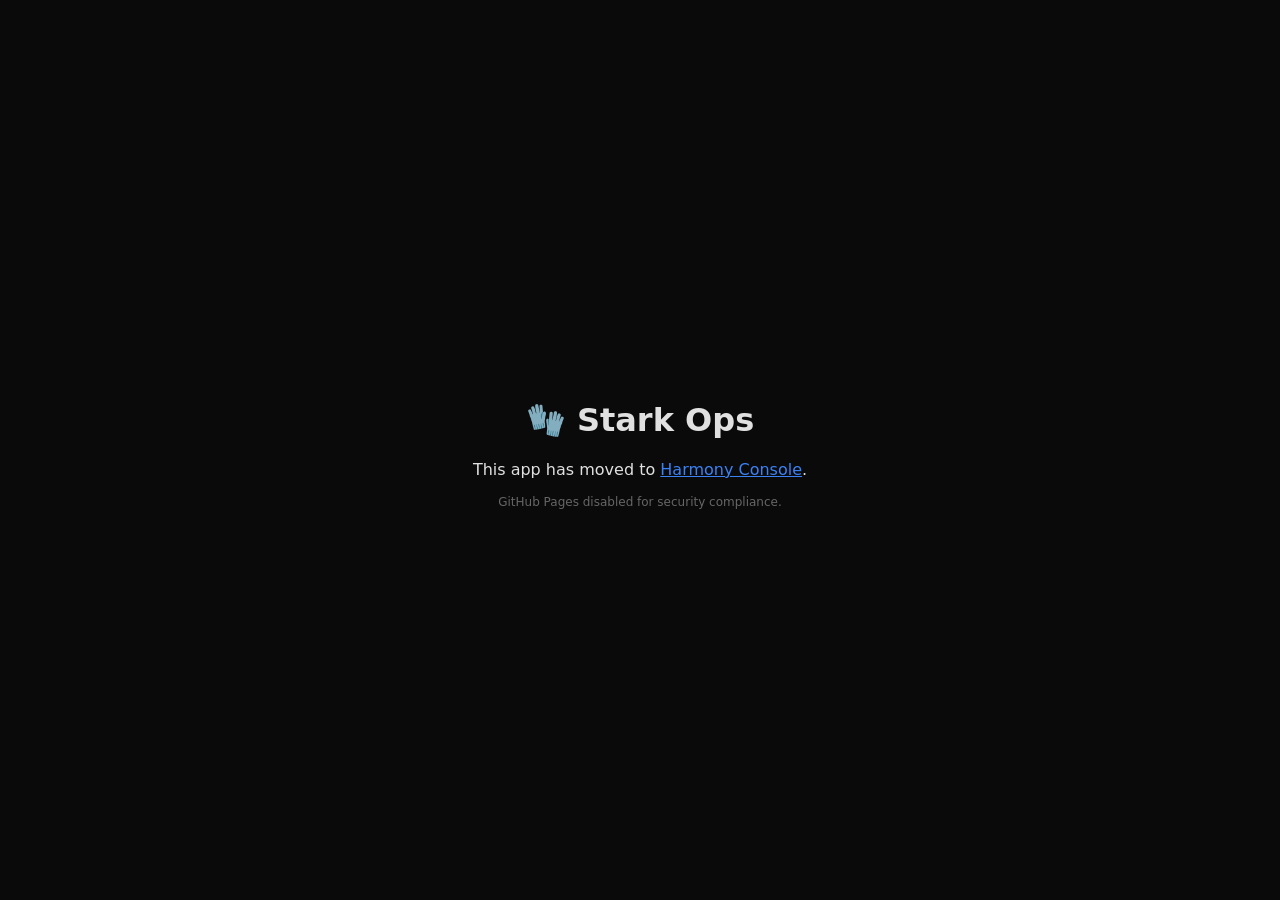
<file: index.html>
<!DOCTYPE html>
<html lang="en">
<head>
  <meta charset="UTF-8">
  <title>Stark Ops — Moved</title>
  <style>body{background:#0a0a0a;color:#e0e0e0;font-family:system-ui;display:flex;align-items:center;justify-content:center;height:100vh;margin:0;text-align:center}a{color:#3b82f6}</style>
</head>
<body>
  <div>
    <h1>🧤 Stark Ops</h1>
    <p>This app has moved to <a href="https://console.harmony.a2z.com/stark-ops">Harmony Console</a>.</p>
    <p style="color:#666;font-size:12px">GitHub Pages disabled for security compliance.</p>
  </div>
</body>
</html>
</file>
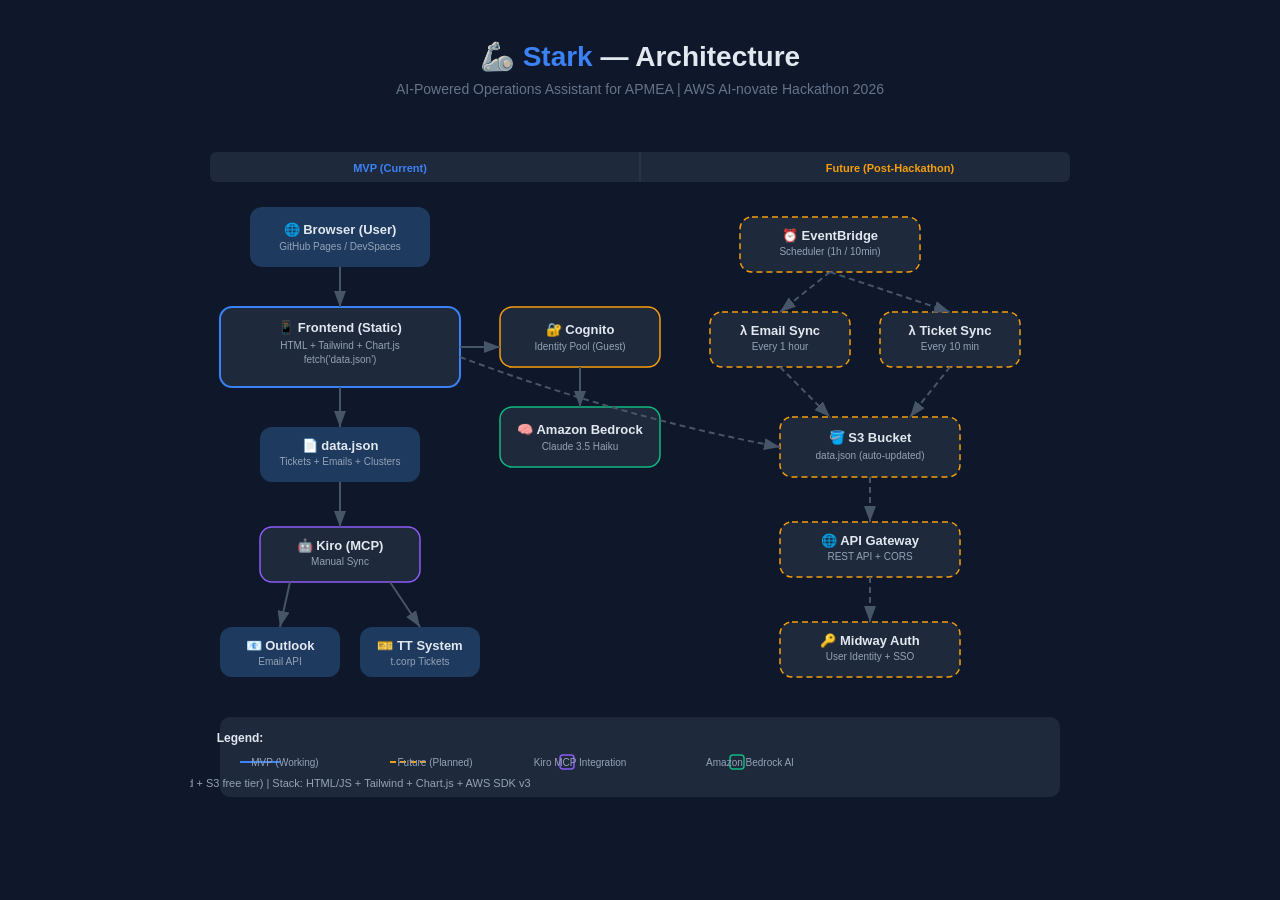
<file: architecture.html>
<!DOCTYPE html>
<html lang="en">
<head>
  <meta charset="UTF-8">
  <title>Stark - Architecture Diagram</title>
  <style>
    * { margin: 0; padding: 0; box-sizing: border-box; }
    body { background: #0f172a; color: #e2e8f0; font-family: -apple-system, BlinkMacSystemFont, 'Segoe UI', sans-serif; padding: 40px; }
    h1 { text-align: center; font-size: 28px; margin-bottom: 8px; }
    h1 span { color: #3b82f6; }
    .subtitle { text-align: center; color: #64748b; font-size: 14px; margin-bottom: 40px; }
    svg { display: block; margin: 0 auto; }
    .box { rx: 12; ry: 12; }
    .label { font-size: 13px; fill: #e2e8f0; font-weight: 600; text-anchor: middle; }
    .sublabel { font-size: 10px; fill: #94a3b8; text-anchor: middle; }
    .arrow { stroke: #475569; stroke-width: 2; fill: none; marker-end: url(#arrowhead); }
    .arrow-future { stroke: #475569; stroke-width: 2; fill: none; stroke-dasharray: 6,4; marker-end: url(#arrowhead); }
    .phase { font-size: 11px; font-weight: 700; text-anchor: middle; }
    .badge { rx: 8; ry: 8; }
  </style>
</head>
<body>
  <h1>🦾 <span>Stark</span> — Architecture</h1>
  <p class="subtitle">AI-Powered Operations Assistant for APMEA | AWS AI-novate Hackathon 2026</p>

  <svg width="900" height="680" viewBox="0 0 900 680">
    <defs>
      <marker id="arrowhead" markerWidth="8" markerHeight="6" refX="8" refY="3" orient="auto">
        <polygon points="0 0, 8 3, 0 6" fill="#475569"/>
      </marker>
    </defs>

    <!-- Phase Labels -->
    <rect x="20" y="15" width="860" height="30" rx="6" fill="#1e293b"/>
    <text x="200" y="35" class="phase" fill="#3b82f6">MVP (Current)</text>
    <text x="700" y="35" class="phase" fill="#f59e0b">Future (Post-Hackathon)</text>
    <line x1="450" y1="15" x2="450" y2="45" stroke="#334155" stroke-width="1"/>

    <!-- ===== LEFT: MVP ===== -->

    <!-- User Browser -->
    <rect x="60" y="70" width="180" height="60" class="box" fill="#1e3a5f"/>
    <text x="150" y="97" class="label">🌐 Browser (User)</text>
    <text x="150" y="113" class="sublabel">GitHub Pages / DevSpaces</text>

    <!-- Frontend -->
    <rect x="30" y="170" width="240" height="80" class="box" fill="#1e293b" stroke="#3b82f6" stroke-width="2"/>
    <text x="150" y="195" class="label">📱 Frontend (Static)</text>
    <text x="150" y="212" class="sublabel">HTML + Tailwind + Chart.js</text>
    <text x="150" y="226" class="sublabel">fetch('data.json')</text>

    <!-- data.json -->
    <rect x="70" y="290" width="160" height="55" class="box" fill="#1e3a5f"/>
    <text x="150" y="313" class="label">📄 data.json</text>
    <text x="150" y="328" class="sublabel">Tickets + Emails + Clusters</text>

    <!-- Cognito -->
    <rect x="310" y="170" width="160" height="60" class="box" fill="#1e293b" stroke="#f59e0b" stroke-width="1.5"/>
    <text x="390" y="197" class="label">🔐 Cognito</text>
    <text x="390" y="213" class="sublabel">Identity Pool (Guest)</text>

    <!-- Bedrock -->
    <rect x="310" y="270" width="160" height="60" class="box" fill="#1e293b" stroke="#10b981" stroke-width="1.5"/>
    <text x="390" y="297" class="label">🧠 Amazon Bedrock</text>
    <text x="390" y="313" class="sublabel">Claude 3.5 Haiku</text>

    <!-- Kiro -->
    <rect x="70" y="390" width="160" height="55" class="box" fill="#1e293b" stroke="#8b5cf6" stroke-width="1.5"/>
    <text x="150" y="413" class="label">🤖 Kiro (MCP)</text>
    <text x="150" y="428" class="sublabel">Manual Sync</text>

    <!-- Outlook -->
    <rect x="30" y="490" width="120" height="50" class="box" fill="#1e3a5f"/>
    <text x="90" y="513" class="label">📧 Outlook</text>
    <text x="90" y="528" class="sublabel">Email API</text>

    <!-- TT -->
    <rect x="170" y="490" width="120" height="50" class="box" fill="#1e3a5f"/>
    <text x="230" y="513" class="label">🎫 TT System</text>
    <text x="230" y="528" class="sublabel">t.corp Tickets</text>

    <!-- MVP Arrows -->
    <line x1="150" y1="130" x2="150" y2="170" class="arrow"/>
    <line x1="150" y1="250" x2="150" y2="290" class="arrow"/>
    <line x1="270" y1="210" x2="310" y2="210" class="arrow"/>
    <line x1="390" y1="230" x2="390" y2="270" class="arrow"/>
    <line x1="150" y1="345" x2="150" y2="390" class="arrow"/>
    <line x1="100" y1="445" x2="90" y2="490" class="arrow"/>
    <line x1="200" y1="445" x2="230" y2="490" class="arrow"/>

    <!-- ===== RIGHT: FUTURE ===== -->

    <!-- EventBridge -->
    <rect x="550" y="80" width="180" height="55" class="box" fill="#1e293b" stroke="#f59e0b" stroke-width="1.5" stroke-dasharray="6,4"/>
    <text x="640" y="103" class="label">⏰ EventBridge</text>
    <text x="640" y="118" class="sublabel">Scheduler (1h / 10min)</text>

    <!-- Lambda Email -->
    <rect x="520" y="175" width="140" height="55" class="box" fill="#1e293b" stroke="#f59e0b" stroke-width="1.5" stroke-dasharray="6,4"/>
    <text x="590" y="198" class="label">λ Email Sync</text>
    <text x="590" y="213" class="sublabel">Every 1 hour</text>

    <!-- Lambda Ticket -->
    <rect x="690" y="175" width="140" height="55" class="box" fill="#1e293b" stroke="#f59e0b" stroke-width="1.5" stroke-dasharray="6,4"/>
    <text x="760" y="198" class="label">λ Ticket Sync</text>
    <text x="760" y="213" class="sublabel">Every 10 min</text>

    <!-- S3 -->
    <rect x="590" y="280" width="180" height="60" class="box" fill="#1e293b" stroke="#f59e0b" stroke-width="1.5" stroke-dasharray="6,4"/>
    <text x="680" y="305" class="label">🪣 S3 Bucket</text>
    <text x="680" y="322" class="sublabel">data.json (auto-updated)</text>

    <!-- API GW -->
    <rect x="590" y="385" width="180" height="55" class="box" fill="#1e293b" stroke="#f59e0b" stroke-width="1.5" stroke-dasharray="6,4"/>
    <text x="680" y="408" class="label">🌐 API Gateway</text>
    <text x="680" y="423" class="sublabel">REST API + CORS</text>

    <!-- Midway -->
    <rect x="590" y="485" width="180" height="55" class="box" fill="#1e293b" stroke="#f59e0b" stroke-width="1.5" stroke-dasharray="6,4"/>
    <text x="680" y="508" class="label">🔑 Midway Auth</text>
    <text x="680" y="523" class="sublabel">User Identity + SSO</text>

    <!-- Future Arrows -->
    <line x1="640" y1="135" x2="590" y2="175" class="arrow-future"/>
    <line x1="640" y1="135" x2="760" y2="175" class="arrow-future"/>
    <line x1="590" y1="230" x2="640" y2="280" class="arrow-future"/>
    <line x1="760" y1="230" x2="720" y2="280" class="arrow-future"/>
    <line x1="680" y1="340" x2="680" y2="385" class="arrow-future"/>
    <line x1="680" y1="440" x2="680" y2="485" class="arrow-future"/>

    <!-- Cross arrow: Frontend → S3/API -->
    <path d="M 270 220 Q 430 280 590 310" class="arrow-future"/>

    <!-- Legend -->
    <rect x="30" y="580" width="840" height="80" rx="10" fill="#1e293b"/>
    <text x="50" y="605" class="sublabel" text-anchor="start" style="font-size:12px; fill:#e2e8f0; font-weight:600">Legend:</text>
    <line x1="50" y1="625" x2="90" y2="625" stroke="#3b82f6" stroke-width="2"/>
    <text x="95" y="629" class="sublabel" text-anchor="start">MVP (Working)</text>
    <line x1="200" y1="625" x2="240" y2="625" stroke="#f59e0b" stroke-width="2" stroke-dasharray="6,4"/>
    <text x="245" y="629" class="sublabel" text-anchor="start">Future (Planned)</text>
    <rect x="370" y="618" width="14" height="14" rx="3" fill="#1e293b" stroke="#8b5cf6" stroke-width="1.5"/>
    <text x="390" y="629" class="sublabel" text-anchor="start">Kiro MCP Integration</text>
    <rect x="540" y="618" width="14" height="14" rx="3" fill="#1e293b" stroke="#10b981" stroke-width="1.5"/>
    <text x="560" y="629" class="sublabel" text-anchor="start">Amazon Bedrock AI</text>

    <text x="50" y="650" class="sublabel" text-anchor="start" style="font-size:11px">Cost: ~$0 (Cognito free tier + Bedrock on-demand + S3 free tier) | Stack: HTML/JS + Tailwind + Chart.js + AWS SDK v3</text>
  </svg>
</body>
</html>
</file>
